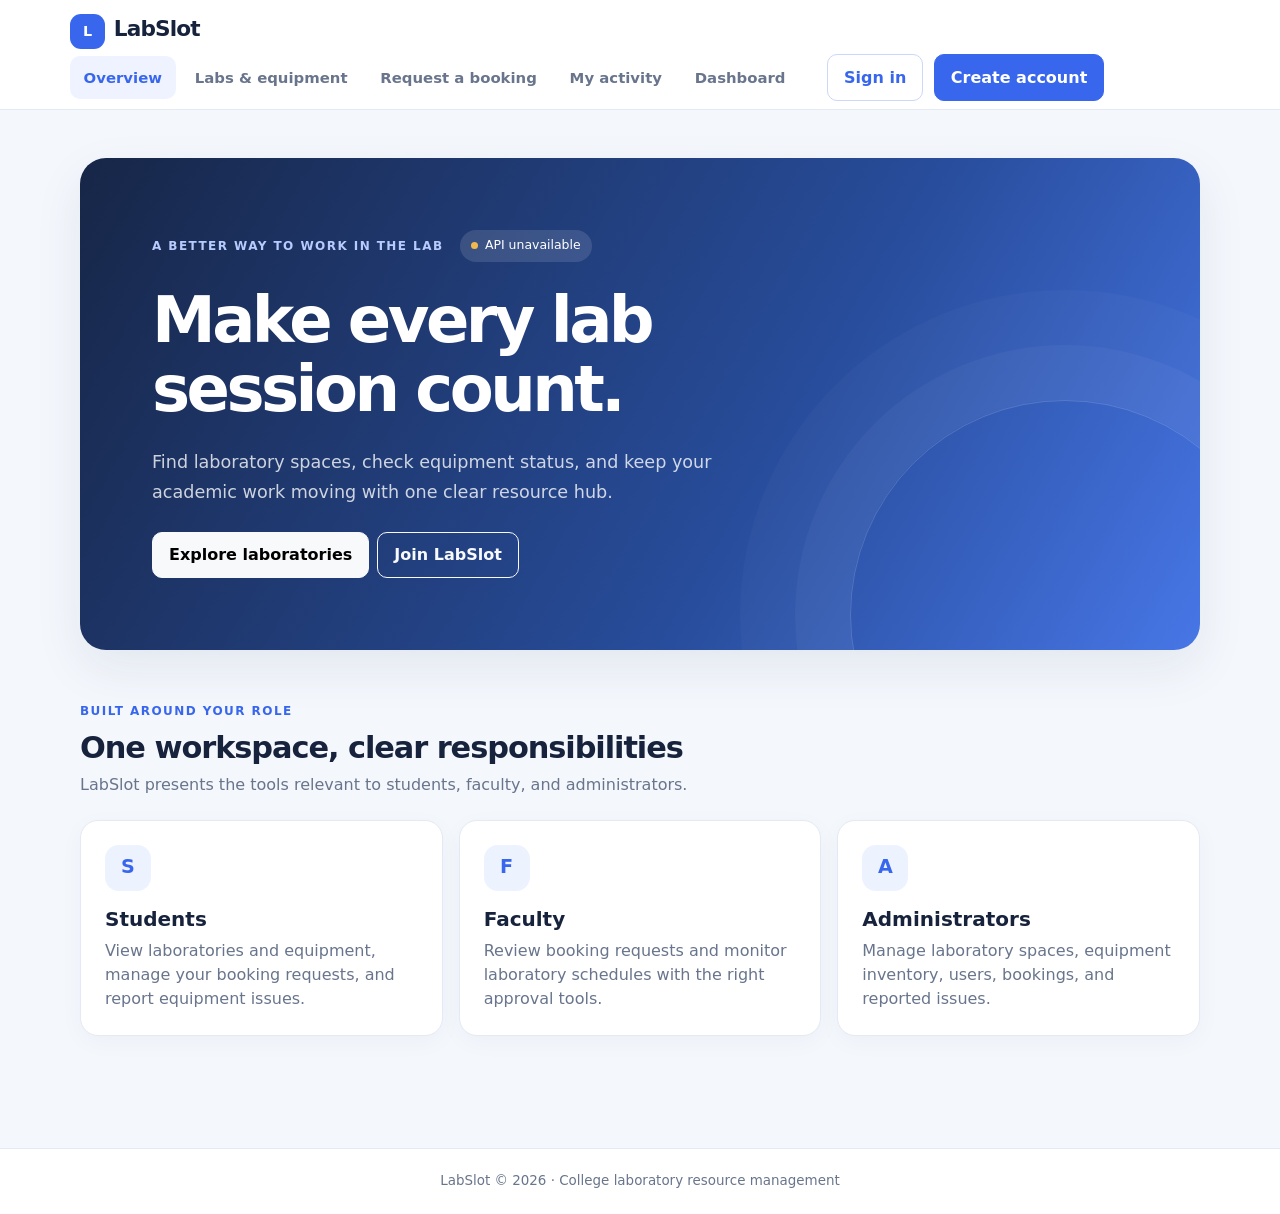
<file: frontend/index.html>
<!DOCTYPE html>
<html lang="en">
<head>
  <meta charset="UTF-8" />
  <meta name="viewport" content="width=device-width, initial-scale=1.0" />
  <title>LabSlot — Laboratory resources, made clear</title>
  <link
    href="https://cdn.jsdelivr.net/npm/bootstrap@5.3.3/dist/css/bootstrap.min.css"
    rel="stylesheet"
    crossorigin="anonymous"
  />
  <link rel="stylesheet" href="css/style.css" />
</head>
<body>
  <header class="site-header">
    <nav class="site-nav container navbar" aria-label="Main navigation">
      <a class="navbar-brand fw-bold" href="index.html"><span class="brand-mark">L</span>LabSlot</a>
      <button class="nav-toggle" type="button" data-nav-toggle aria-expanded="false" aria-controls="main-navigation" aria-label="Toggle navigation">☰</button>
      <div class="nav-panel" id="main-navigation" data-nav-panel>
        <ul class="nav-links">
          <li><a class="active" href="index.html" aria-current="page">Overview</a></li>
          <li><a href="pages/labs.html">Labs &amp; equipment</a></li>
          <li><a href="pages/booking.html">Request a booking</a></li>
          <li><a href="pages/history.html">My activity</a></li>
          <li><a href="pages/dashboard.html">Dashboard</a></li>
        </ul>
        <div class="nav-actions"><a class="btn btn-outline-primary" href="pages/login.html">Sign in</a><a class="btn btn-primary" href="pages/register.html">Create account</a></div>
      </div>
    </nav>
  </header>
  <main class="page-shell">
    <section class="hero-section mb-5">
      <div class="hero-content">
        <div class="d-flex flex-wrap align-items-center gap-3 mb-4"><span class="eyebrow">A better way to work in the lab</span><span class="api-indicator" data-api-health>Checking API…</span></div>
        <h1 class="fw-bold mb-4">Make every lab session count.</h1>
        <p class="mb-4">Find laboratory spaces, check equipment status, and keep your academic work moving with one clear resource hub.</p>
        <div class="d-flex flex-wrap gap-2"><a href="pages/labs.html" class="btn btn-light">Explore laboratories</a><a href="pages/register.html" class="btn btn-outline-light">Join LabSlot</a></div>
      </div>
    </section>
    <section class="mb-5">
      <div class="section-heading"><span class="eyebrow">Built around your role</span><h2 class="mt-2">One workspace, clear responsibilities</h2><p>LabSlot presents the tools relevant to students, faculty, and administrators.</p></div>
      <div class="row g-3">
        <div class="col-md-4"><article class="role-card"><div class="role-icon mb-3">S</div><h3 class="h5 fw-bold">Students</h3><p class="muted mb-0">View laboratories and equipment, manage your booking requests, and report equipment issues.</p></article></div>
        <div class="col-md-4"><article class="role-card"><div class="role-icon mb-3">F</div><h3 class="h5 fw-bold">Faculty</h3><p class="muted mb-0">Review booking requests and monitor laboratory schedules with the right approval tools.</p></article></div>
        <div class="col-md-4"><article class="role-card"><div class="role-icon mb-3">A</div><h3 class="h5 fw-bold">Administrators</h3><p class="muted mb-0">Manage laboratory spaces, equipment inventory, users, bookings, and reported issues.</p></article></div>
      </div>
    </section>
  </main>
  <footer class="site-footer"><div class="container text-center">LabSlot &copy; 2026 · College laboratory resource management</div></footer>
  <script src="js/api.js"></script>
  <script src="js/main.js"></script>
</body>
</html>
</file>
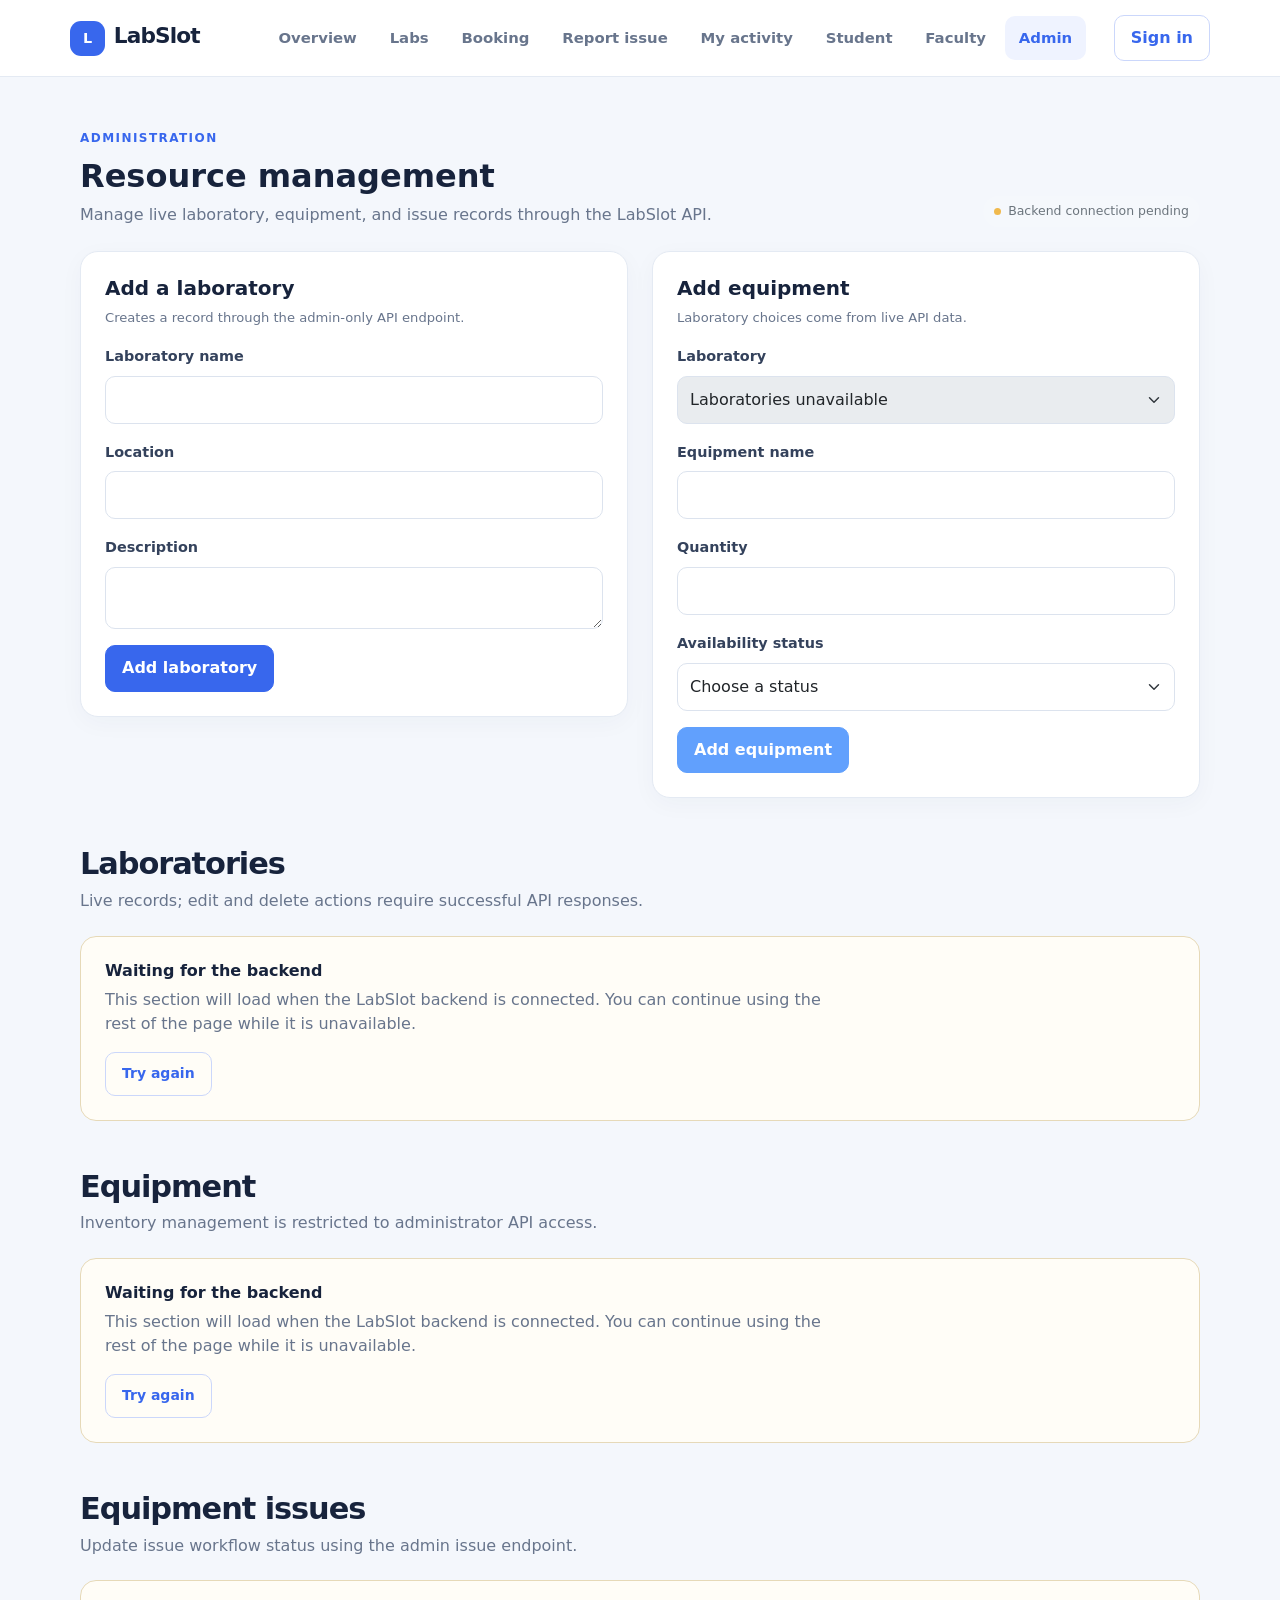
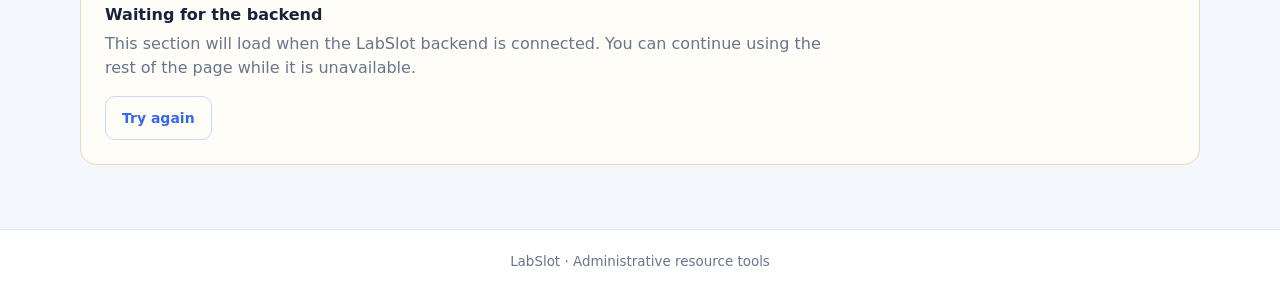
<file: frontend/pages/admin.html>
<!DOCTYPE html>
<html lang="en">
<head>
  <meta charset="UTF-8" />
  <meta name="viewport" content="width=device-width, initial-scale=1.0" />
  <title>Administration — LabSlot</title>
  <link href="https://cdn.jsdelivr.net/npm/bootstrap@5.3.3/dist/css/bootstrap.min.css" rel="stylesheet" crossorigin="anonymous" />
  <link rel="stylesheet" href="../css/style.css" />
</head>
<body>
  <header class="site-header"><nav class="site-nav container navbar" aria-label="Main navigation"><a class="navbar-brand fw-bold" href="../index.html"><span class="brand-mark">L</span>LabSlot</a><button class="nav-toggle" type="button" data-nav-toggle aria-expanded="false" aria-controls="main-navigation" aria-label="Toggle navigation">☰</button><div class="nav-panel" id="main-navigation" data-nav-panel><ul class="nav-links"><li><a href="../index.html">Overview</a></li><li><a href="labs.html">Labs</a></li><li><a href="booking.html">Booking</a></li><li><a href="issue-report.html">Report issue</a></li><li><a href="history.html">My activity</a></li><li><a href="dashboard.html">Student</a></li><li><a href="faculty.html">Faculty</a></li><li><a class="active" href="admin.html" aria-current="page">Admin</a></li></ul><div class="nav-actions"><a class="btn btn-outline-primary" href="login.html">Sign in</a></div></div></nav></header>
  <main class="page-shell" data-admin-page>
    <section class="d-flex flex-wrap justify-content-between align-items-end gap-3 mb-4"><div><span class="eyebrow">Administration</span><h1 class="h2 fw-bold mt-2 mb-2">Resource management</h1><p class="muted mb-0">Manage live laboratory, equipment, and issue records through the LabSlot API.</p></div><div class="api-indicator text-secondary" data-api-health data-pending-label="Backend connection pending" aria-live="polite">Checking backend…</div></section>
    <div class="status-message mb-4" data-admin-message aria-live="polite"></div>
    <div class="row g-4 mb-5">
      <section class="col-lg-6"><form class="surface-card p-4" id="admin-lab-form"><h2 class="h5 fw-bold">Add a laboratory</h2><p class="form-note mb-3">Creates a record through the admin-only API endpoint.</p><div class="mb-3"><label class="form-label" for="admin-lab-name">Laboratory name</label><input class="form-control" id="admin-lab-name" name="name" required maxlength="120" /></div><div class="mb-3"><label class="form-label" for="admin-lab-location">Location</label><input class="form-control" id="admin-lab-location" name="location" required maxlength="160" /></div><div class="mb-3"><label class="form-label" for="admin-lab-description">Description</label><textarea class="form-control" id="admin-lab-description" name="description" rows="2" maxlength="500"></textarea></div><button class="btn btn-primary" type="submit">Add laboratory</button><div class="status-message" data-lab-form-message aria-live="polite"></div></form></section>
      <section class="col-lg-6"><form class="surface-card p-4" id="admin-equipment-form"><h2 class="h5 fw-bold">Add equipment</h2><p class="form-note mb-3">Laboratory choices come from live API data.</p><div class="mb-3"><label class="form-label" for="admin-equipment-lab">Laboratory</label><select class="form-select" id="admin-equipment-lab" name="lab_id" required disabled data-admin-lab-select><option value="">Loading laboratories…</option></select></div><div class="mb-3"><label class="form-label" for="admin-equipment-name">Equipment name</label><input class="form-control" id="admin-equipment-name" name="name" required maxlength="120" /></div><div class="mb-3"><label class="form-label" for="admin-equipment-quantity">Quantity</label><input class="form-control" id="admin-equipment-quantity" name="quantity" type="number" min="1" step="1" required /></div><div class="mb-3"><label class="form-label" for="admin-equipment-status">Availability status</label><select class="form-select" id="admin-equipment-status" name="status" required><option value="">Choose a status</option><option value="available">Available</option><option value="unavailable">Unavailable</option><option value="maintenance">Maintenance</option></select></div><button class="btn btn-primary" type="submit" data-admin-equipment-submit disabled>Add equipment</button><div class="status-message" data-equipment-form-message aria-live="polite"></div></form></section>
    </div>
    <section class="mb-5"><div class="section-heading"><h2>Laboratories</h2><p>Live records; edit and delete actions require successful API responses.</p></div><div class="data-list" data-admin-labs><div class="loading">Loading laboratories…</div></div></section>
    <section class="mb-5"><div class="section-heading"><h2>Equipment</h2><p>Inventory management is restricted to administrator API access.</p></div><div class="data-list" data-admin-equipment><div class="loading">Loading equipment…</div></div></section>
    <section><div class="section-heading"><h2>Equipment issues</h2><p>Update issue workflow status using the admin issue endpoint.</p></div><div class="data-list" data-admin-issues><div class="loading">Loading reported issues…</div></div></section>
  </main>
  <footer class="site-footer"><div class="container text-center">LabSlot · Administrative resource tools</div></footer>
  <script src="../js/api.js"></script>
  <script src="../js/main.js"></script>
</body>
</html>
</file>
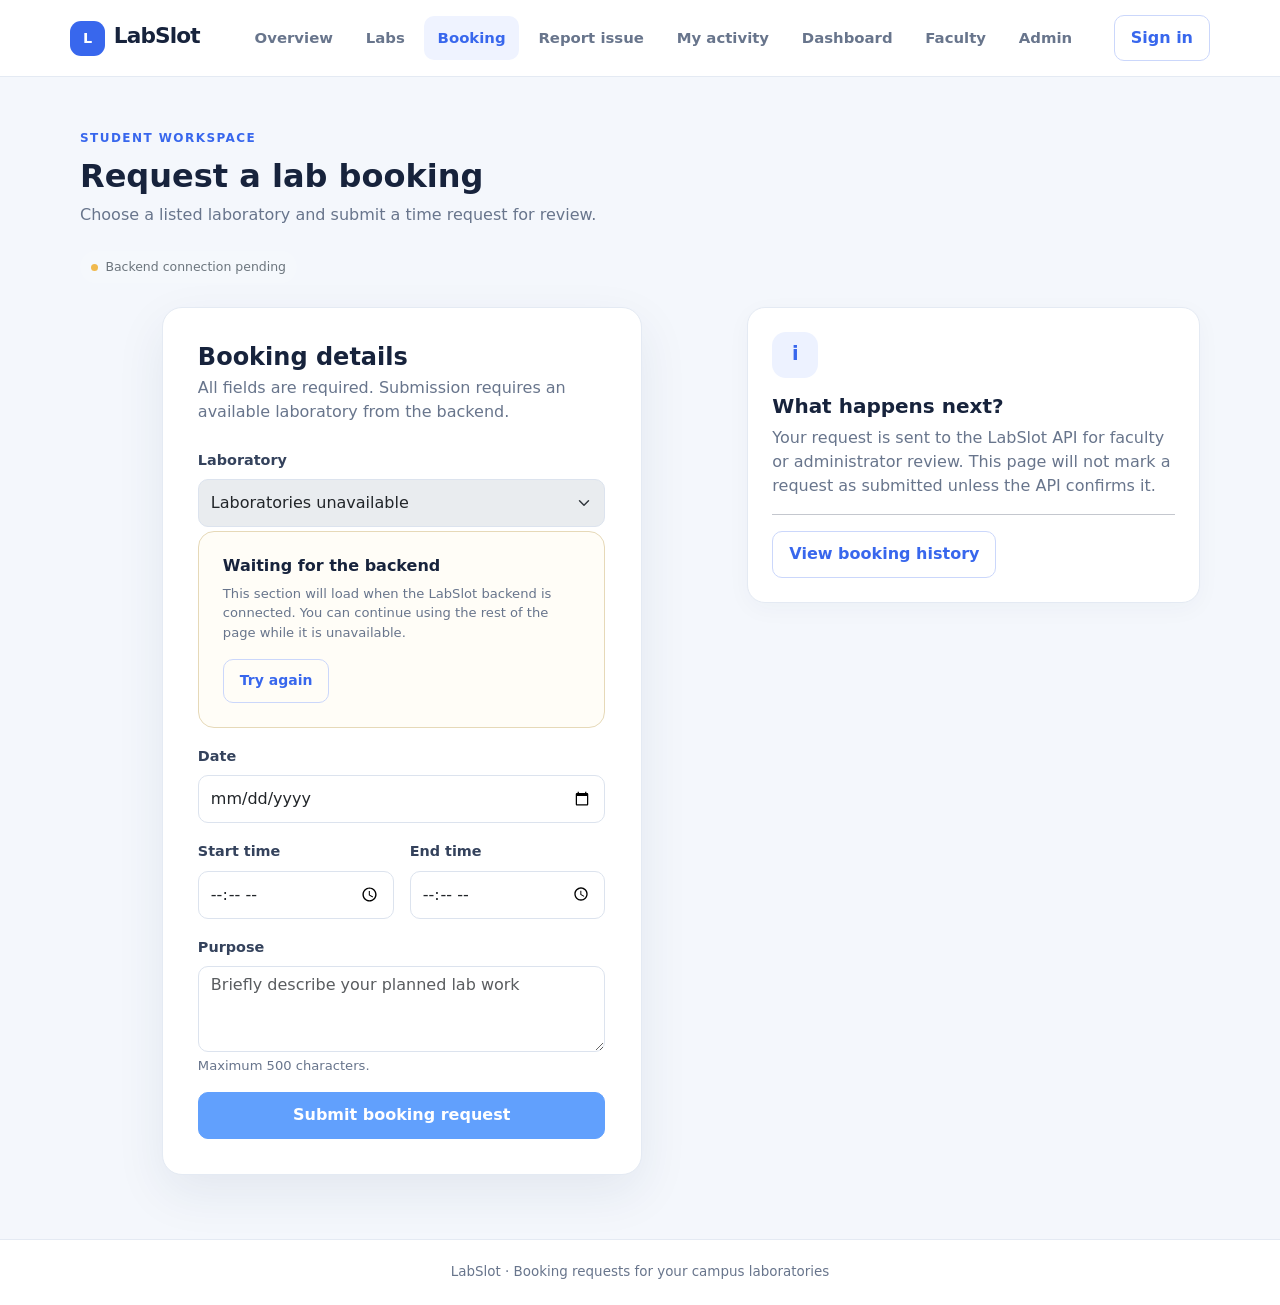
<file: frontend/pages/booking.html>
<!DOCTYPE html>
<html lang="en">
<head>
  <meta charset="UTF-8" />
  <meta name="viewport" content="width=device-width, initial-scale=1.0" />
  <title>Request a booking — LabSlot</title>
  <link href="https://cdn.jsdelivr.net/npm/bootstrap@5.3.3/dist/css/bootstrap.min.css" rel="stylesheet" crossorigin="anonymous" />
  <link rel="stylesheet" href="../css/style.css" />
</head>
<body>
  <header class="site-header"><nav class="site-nav container navbar" aria-label="Main navigation"><a class="navbar-brand fw-bold" href="../index.html"><span class="brand-mark">L</span>LabSlot</a><button class="nav-toggle" type="button" data-nav-toggle aria-expanded="false" aria-controls="main-navigation" aria-label="Toggle navigation">☰</button><div class="nav-panel" id="main-navigation" data-nav-panel><ul class="nav-links"><li><a href="../index.html">Overview</a></li><li><a href="labs.html">Labs</a></li><li><a class="active" href="booking.html" aria-current="page">Booking</a></li><li><a href="issue-report.html">Report issue</a></li><li><a href="history.html">My activity</a></li><li><a href="dashboard.html">Dashboard</a></li><li><a href="faculty.html">Faculty</a></li><li><a href="admin.html">Admin</a></li></ul><div class="nav-actions"><a class="btn btn-outline-primary" href="login.html">Sign in</a></div></div></nav></header>
  <main class="page-shell" data-booking-page>
    <section class="mb-4"><span class="eyebrow">Student workspace</span><h1 class="h2 fw-bold mt-2 mb-2">Request a lab booking</h1><p class="muted mb-0">Choose a listed laboratory and submit a time request for review.</p></section>
    <div class="api-indicator text-secondary mb-4" data-api-health data-pending-label="Backend connection pending" aria-live="polite">Checking backend…</div>
    <div class="row g-4 align-items-start">
      <section class="col-lg-7">
        <form class="auth-card" id="booking-form" novalidate>
          <h2 class="h4 fw-bold mb-1">Booking details</h2><p class="muted mb-4">All fields are required. Submission requires an available laboratory from the backend.</p>
          <div class="mb-3"><label class="form-label" for="booking-lab">Laboratory</label><select class="form-select" id="booking-lab" name="lab_id" required disabled data-booking-lab><option value="">Loading laboratories…</option></select><div class="form-note mt-1" data-lab-choice-state role="status">Laboratory choices load from the live API.</div></div>
          <div class="mb-3"><label class="form-label" for="booking-date">Date</label><input class="form-control" id="booking-date" name="date" type="date" required /></div>
          <div class="row g-3 mb-3"><div class="col-sm-6"><label class="form-label" for="booking-start">Start time</label><input class="form-control" id="booking-start" name="start_time" type="time" required /></div><div class="col-sm-6"><label class="form-label" for="booking-end">End time</label><input class="form-control" id="booking-end" name="end_time" type="time" required /></div></div>
          <div class="mb-3"><label class="form-label" for="booking-purpose">Purpose</label><textarea class="form-control" id="booking-purpose" name="purpose" rows="3" maxlength="500" required placeholder="Briefly describe your planned lab work"></textarea><div class="form-note mt-1">Maximum 500 characters.</div></div>
          <button class="btn btn-primary w-100" type="submit" data-booking-submit disabled>Submit booking request</button>
          <div class="status-message" data-booking-message aria-live="polite"></div>
        </form>
      </section>
      <aside class="col-lg-5"><div class="surface-card p-4"><div class="role-icon mb-3">i</div><h2 class="h5 fw-bold">What happens next?</h2><p class="muted mb-0">Your request is sent to the LabSlot API for faculty or administrator review. This page will not mark a request as submitted unless the API confirms it.</p><hr /><a href="history.html" class="btn btn-outline-primary">View booking history</a></div></aside>
    </div>
  </main>
  <footer class="site-footer"><div class="container text-center">LabSlot · Booking requests for your campus laboratories</div></footer>
  <script src="../js/api.js"></script>
  <script src="../js/main.js"></script>
</body>
</html>
</file>
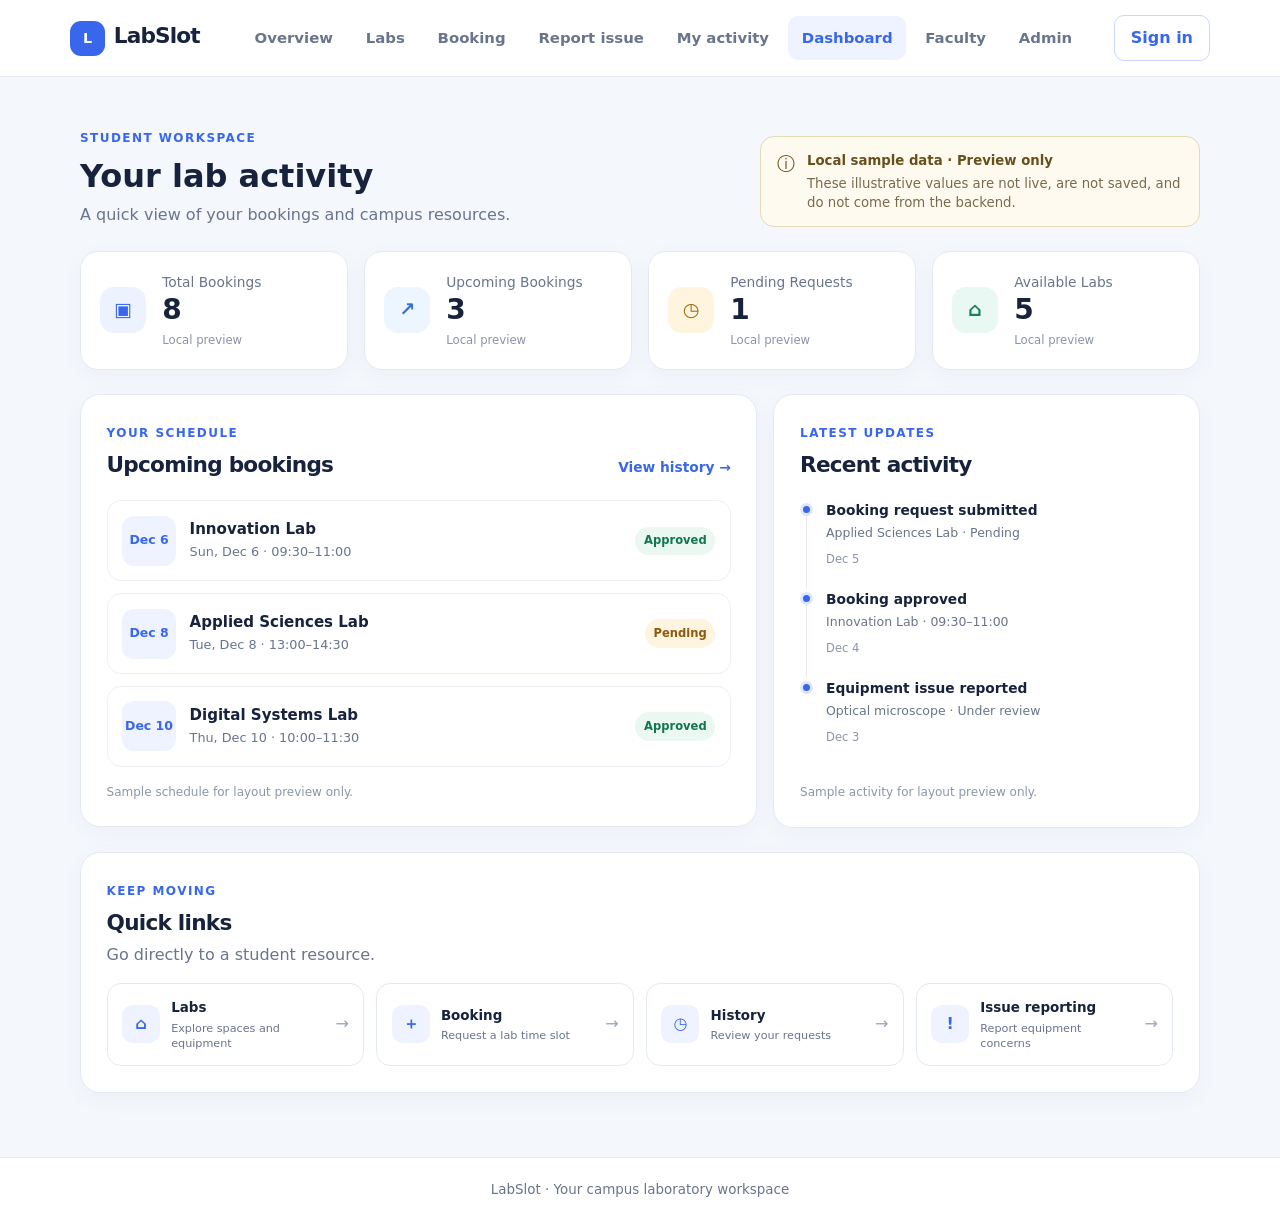
<file: frontend/pages/dashboard.html>
<!DOCTYPE html>
<html lang="en">
<head>
  <meta charset="UTF-8" />
  <meta name="viewport" content="width=device-width, initial-scale=1.0" />
  <title>Dashboard — LabSlot</title>
  <link
    href="https://cdn.jsdelivr.net/npm/bootstrap@5.3.3/dist/css/bootstrap.min.css"
    rel="stylesheet"
    crossorigin="anonymous"
  />
  <link rel="stylesheet" href="../css/style.css" />
</head>
<body>
  <header class="site-header"><nav class="site-nav container navbar" aria-label="Main navigation"><a class="navbar-brand fw-bold" href="../index.html"><span class="brand-mark">L</span>LabSlot</a><button class="nav-toggle" type="button" data-nav-toggle aria-expanded="false" aria-controls="main-navigation" aria-label="Toggle navigation">☰</button><div class="nav-panel" id="main-navigation" data-nav-panel><ul class="nav-links"><li><a href="../index.html">Overview</a></li><li><a href="labs.html">Labs</a></li><li><a href="booking.html">Booking</a></li><li><a href="issue-report.html">Report issue</a></li><li><a href="history.html">My activity</a></li><li><a class="active" href="dashboard.html" aria-current="page">Dashboard</a></li><li><a href="faculty.html">Faculty</a></li><li><a href="admin.html">Admin</a></li></ul><div class="nav-actions"><a class="btn btn-outline-primary" href="login.html">Sign in</a></div></div></nav></header>
  <main class="page-shell dashboard-page" data-dashboard>
    <section class="dashboard-heading">
      <div><span class="eyebrow">Student workspace</span><h1 class="h2 fw-bold mt-2 mb-2">Your lab activity</h1><p class="muted mb-0">A quick view of your bookings and campus resources.</p></div>
      <div class="preview-notice" role="note"><span aria-hidden="true">ⓘ</span><div><strong>Local sample data · Preview only</strong><p class="mb-0">These illustrative values are not live, are not saved, and do not come from the backend.</p></div></div>
    </section>

    <section class="dashboard-metrics" aria-label="Booking summary">
      <article class="dashboard-metric"><span class="metric-icon" aria-hidden="true">▣</span><div><p class="metric-label">Total Bookings</p><p class="metric-value" data-total-bookings>—</p><span class="metric-caption">Local preview</span></div></article>
      <article class="dashboard-metric"><span class="metric-icon metric-icon-blue" aria-hidden="true">↗</span><div><p class="metric-label">Upcoming Bookings</p><p class="metric-value" data-upcoming-bookings>—</p><span class="metric-caption">Local preview</span></div></article>
      <article class="dashboard-metric"><span class="metric-icon metric-icon-amber" aria-hidden="true">◷</span><div><p class="metric-label">Pending Requests</p><p class="metric-value" data-pending-bookings>—</p><span class="metric-caption">Local preview</span></div></article>
      <article class="dashboard-metric"><span class="metric-icon metric-icon-green" aria-hidden="true">⌂</span><div><p class="metric-label">Available Labs</p><p class="metric-value" data-available-labs>—</p><span class="metric-caption">Local preview</span></div></article>
    </section>

    <section class="dashboard-columns">
      <div class="dashboard-panel">
        <div class="section-heading dashboard-section-heading"><div><span class="eyebrow">Your schedule</span><h2 class="mt-2">Upcoming bookings</h2></div><a class="text-link" href="history.html#bookings">View history <span aria-hidden="true">→</span></a></div>
        <div class="booking-preview-list" data-dashboard-bookings aria-label="Upcoming booking examples"></div>
        <p class="preview-footnote">Sample schedule for layout preview only.</p>
      </div>
      <div class="dashboard-panel">
        <div class="section-heading dashboard-section-heading"><div><span class="eyebrow">Latest updates</span><h2 class="mt-2">Recent activity</h2></div></div>
        <ol class="activity-list" data-dashboard-activity aria-label="Recent activity examples"></ol>
        <p class="preview-footnote">Sample activity for layout preview only.</p>
      </div>
    </section>

    <section class="quick-links-panel">
      <div class="section-heading"><span class="eyebrow">Keep moving</span><h2 class="mt-2">Quick links</h2><p>Go directly to a student resource.</p></div>
      <div class="quick-link-grid">
        <a class="quick-link-card" href="labs.html"><span class="quick-link-icon" aria-hidden="true">⌂</span><span><strong>Labs</strong><small>Explore spaces and equipment</small></span><span class="quick-link-arrow" aria-hidden="true">→</span></a>
        <a class="quick-link-card" href="booking.html"><span class="quick-link-icon" aria-hidden="true">＋</span><span><strong>Booking</strong><small>Request a lab time slot</small></span><span class="quick-link-arrow" aria-hidden="true">→</span></a>
        <a class="quick-link-card" href="history.html"><span class="quick-link-icon" aria-hidden="true">◷</span><span><strong>History</strong><small>Review your requests</small></span><span class="quick-link-arrow" aria-hidden="true">→</span></a>
        <a class="quick-link-card" href="issue-report.html"><span class="quick-link-icon" aria-hidden="true">!</span><span><strong>Issue reporting</strong><small>Report equipment concerns</small></span><span class="quick-link-arrow" aria-hidden="true">→</span></a>
      </div>
    </section>
  </main>
  <footer class="site-footer"><div class="container text-center">LabSlot · Your campus laboratory workspace</div></footer>
  <script src="../js/main.js"></script>
</body>
</html>
</file>
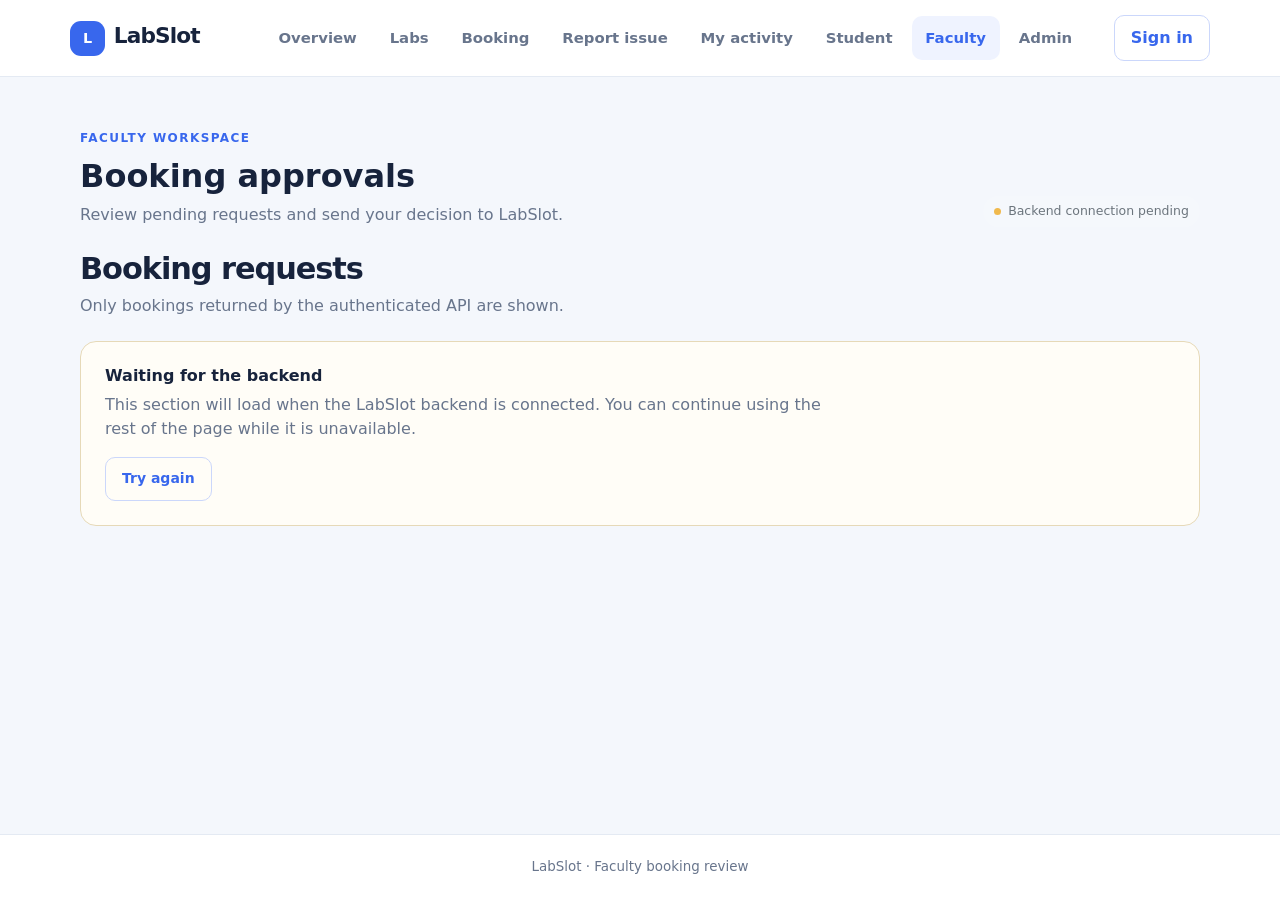
<file: frontend/pages/faculty.html>
<!DOCTYPE html>
<html lang="en">
<head>
  <meta charset="UTF-8" />
  <meta name="viewport" content="width=device-width, initial-scale=1.0" />
  <title>Faculty approvals — LabSlot</title>
  <link href="https://cdn.jsdelivr.net/npm/bootstrap@5.3.3/dist/css/bootstrap.min.css" rel="stylesheet" crossorigin="anonymous" />
  <link rel="stylesheet" href="../css/style.css" />
</head>
<body>
  <header class="site-header"><nav class="site-nav container navbar" aria-label="Main navigation"><a class="navbar-brand fw-bold" href="../index.html"><span class="brand-mark">L</span>LabSlot</a><button class="nav-toggle" type="button" data-nav-toggle aria-expanded="false" aria-controls="main-navigation" aria-label="Toggle navigation">☰</button><div class="nav-panel" id="main-navigation" data-nav-panel><ul class="nav-links"><li><a href="../index.html">Overview</a></li><li><a href="labs.html">Labs</a></li><li><a href="booking.html">Booking</a></li><li><a href="issue-report.html">Report issue</a></li><li><a href="history.html">My activity</a></li><li><a href="dashboard.html">Student</a></li><li><a class="active" href="faculty.html" aria-current="page">Faculty</a></li><li><a href="admin.html">Admin</a></li></ul><div class="nav-actions"><a class="btn btn-outline-primary" href="login.html">Sign in</a></div></div></nav></header>
  <main class="page-shell" data-faculty-page>
    <section class="d-flex flex-wrap justify-content-between align-items-end gap-3 mb-4"><div><span class="eyebrow">Faculty workspace</span><h1 class="h2 fw-bold mt-2 mb-2">Booking approvals</h1><p class="muted mb-0">Review pending requests and send your decision to LabSlot.</p></div><div class="api-indicator text-secondary" data-api-health data-pending-label="Backend connection pending" aria-live="polite">Checking backend…</div></section>
    <div class="status-message mb-3" data-faculty-message aria-live="polite"></div>
    <section><div class="section-heading"><h2>Booking requests</h2><p>Only bookings returned by the authenticated API are shown.</p></div><div class="data-list" data-faculty-bookings><div class="loading">Loading booking requests…</div></div></section>
  </main>
  <footer class="site-footer"><div class="container text-center">LabSlot · Faculty booking review</div></footer>
  <script src="../js/api.js"></script>
  <script src="../js/main.js"></script>
</body>
</html>
</file>
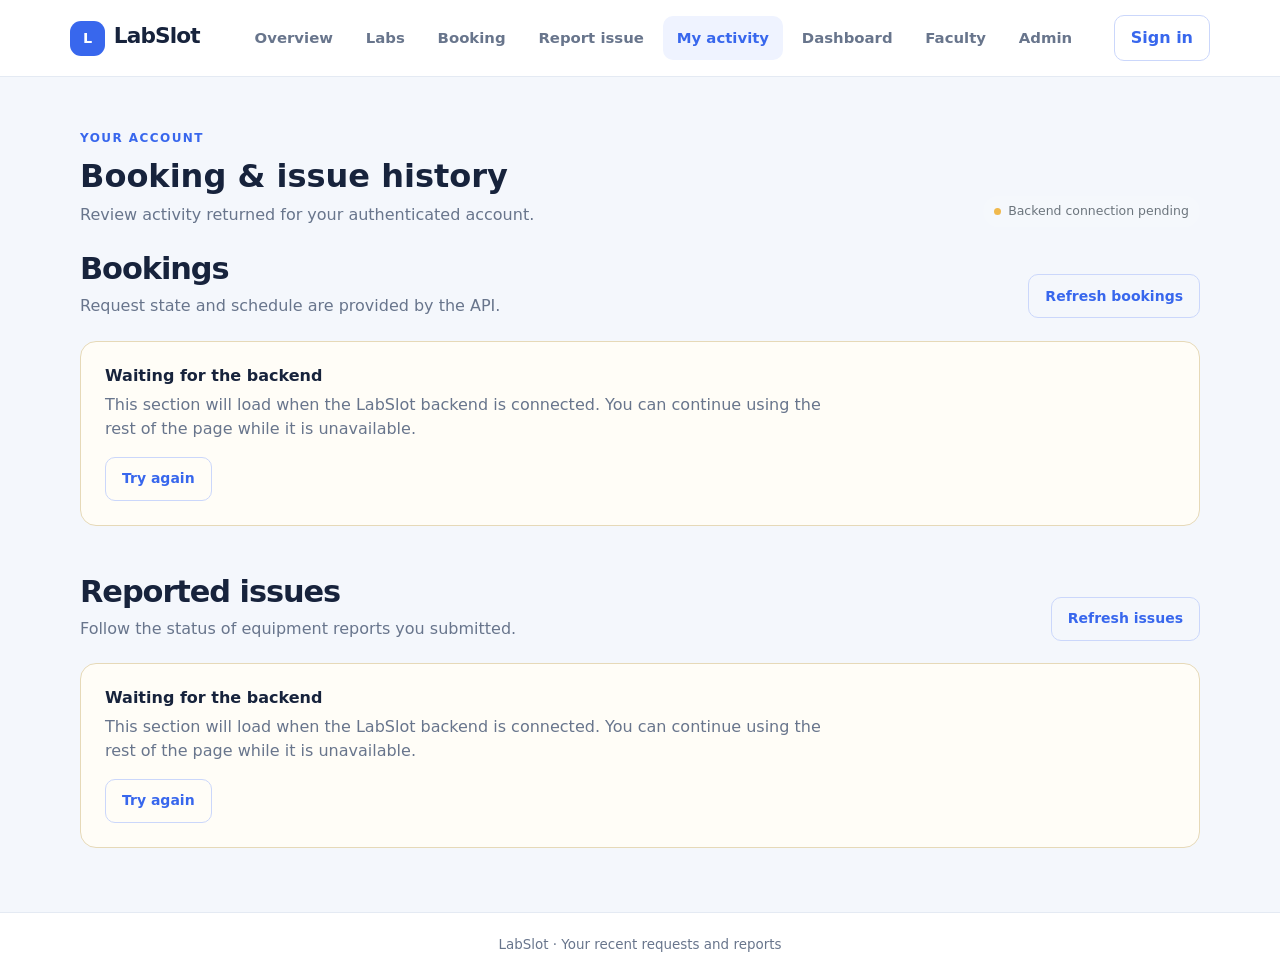
<file: frontend/pages/history.html>
<!DOCTYPE html>
<html lang="en">
<head>
  <meta charset="UTF-8" />
  <meta name="viewport" content="width=device-width, initial-scale=1.0" />
  <title>My activity — LabSlot</title>
  <link href="https://cdn.jsdelivr.net/npm/bootstrap@5.3.3/dist/css/bootstrap.min.css" rel="stylesheet" crossorigin="anonymous" />
  <link rel="stylesheet" href="../css/style.css" />
</head>
<body>
  <header class="site-header"><nav class="site-nav container navbar" aria-label="Main navigation"><a class="navbar-brand fw-bold" href="../index.html"><span class="brand-mark">L</span>LabSlot</a><button class="nav-toggle" type="button" data-nav-toggle aria-expanded="false" aria-controls="main-navigation" aria-label="Toggle navigation">☰</button><div class="nav-panel" id="main-navigation" data-nav-panel><ul class="nav-links"><li><a href="../index.html">Overview</a></li><li><a href="labs.html">Labs</a></li><li><a href="booking.html">Booking</a></li><li><a href="issue-report.html">Report issue</a></li><li><a class="active" href="history.html" aria-current="page">My activity</a></li><li><a href="dashboard.html">Dashboard</a></li><li><a href="faculty.html">Faculty</a></li><li><a href="admin.html">Admin</a></li></ul><div class="nav-actions"><a class="btn btn-outline-primary" href="login.html">Sign in</a></div></div></nav></header>
  <main class="page-shell" data-history-page>
    <section class="d-flex flex-wrap justify-content-between align-items-end gap-3 mb-4"><div><span class="eyebrow">Your account</span><h1 class="h2 fw-bold mt-2 mb-2">Booking &amp; issue history</h1><p class="muted mb-0">Review activity returned for your authenticated account.</p></div><div class="api-indicator text-secondary" data-api-health data-pending-label="Backend connection pending" aria-live="polite">Checking backend…</div></section>
    <section class="mb-5"><div class="section-heading d-flex flex-wrap justify-content-between align-items-end gap-3"><div><h2 id="bookings">Bookings</h2><p>Request state and schedule are provided by the API.</p></div><button class="btn btn-outline-primary btn-sm" type="button" data-reload-bookings>Refresh bookings</button></div><div class="data-list" data-history-bookings><div class="loading">Loading booking history…</div></div></section>
    <section id="issues"><div class="section-heading d-flex flex-wrap justify-content-between align-items-end gap-3"><div><h2>Reported issues</h2><p>Follow the status of equipment reports you submitted.</p></div><button class="btn btn-outline-primary btn-sm" type="button" data-reload-issues>Refresh issues</button></div><div class="data-list" data-history-issues><div class="loading">Loading issue history…</div></div></section>
  </main>
  <footer class="site-footer"><div class="container text-center">LabSlot · Your recent requests and reports</div></footer>
  <script src="../js/api.js"></script>
  <script src="../js/main.js"></script>
</body>
</html>
</file>
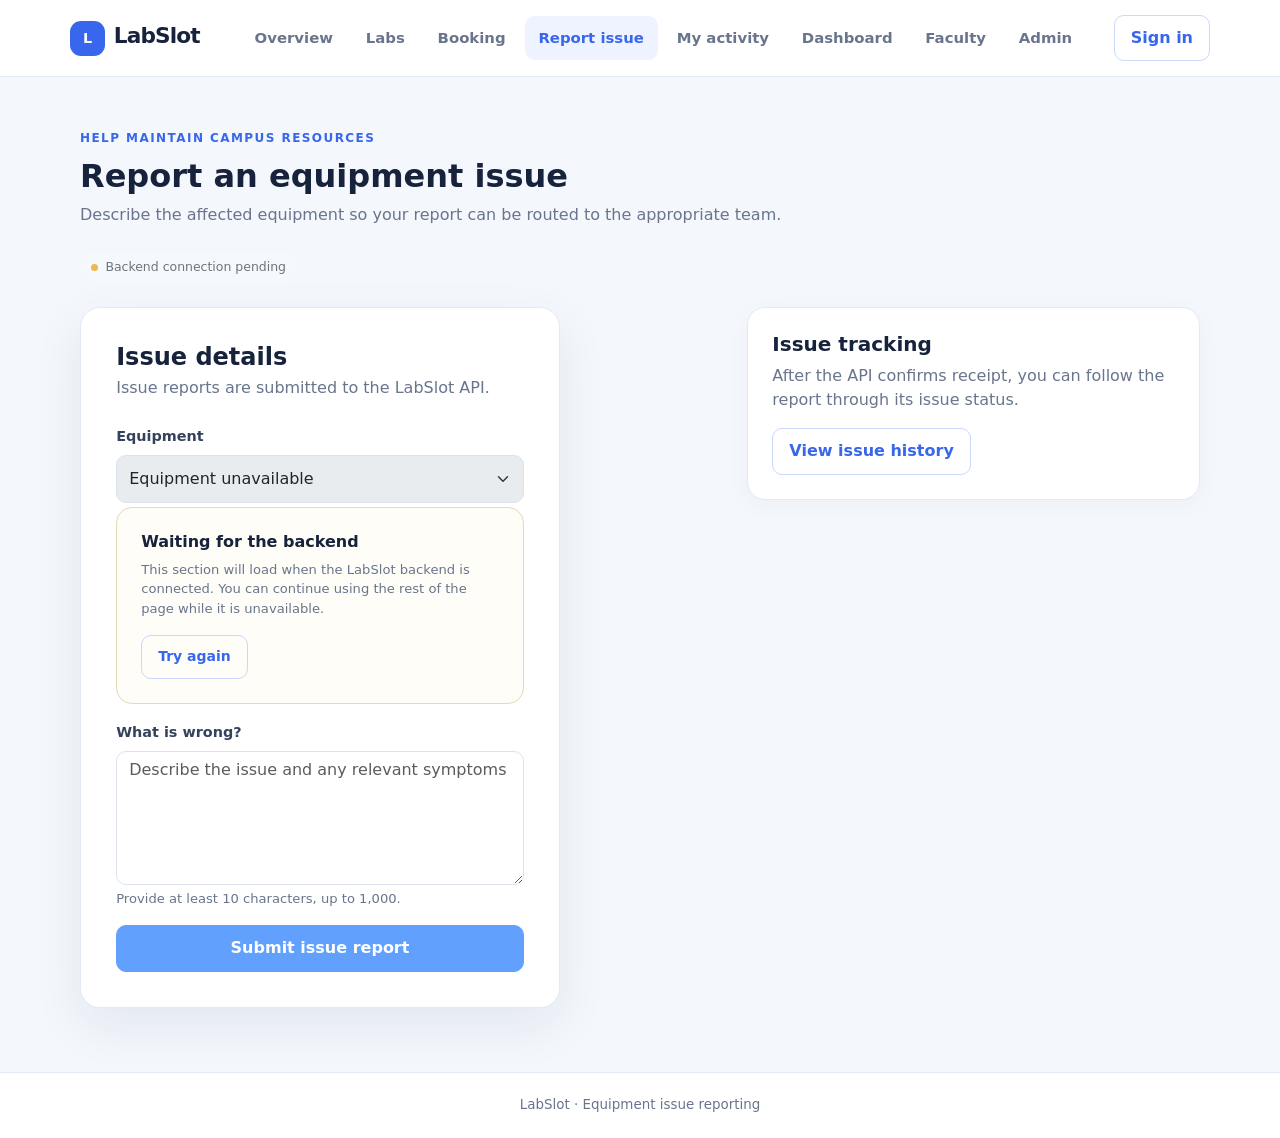
<file: frontend/pages/issue-report.html>
<!DOCTYPE html>
<html lang="en">
<head>
  <meta charset="UTF-8" />
  <meta name="viewport" content="width=device-width, initial-scale=1.0" />
  <title>Report equipment issue — LabSlot</title>
  <link href="https://cdn.jsdelivr.net/npm/bootstrap@5.3.3/dist/css/bootstrap.min.css" rel="stylesheet" crossorigin="anonymous" />
  <link rel="stylesheet" href="../css/style.css" />
</head>
<body>
  <header class="site-header"><nav class="site-nav container navbar" aria-label="Main navigation"><a class="navbar-brand fw-bold" href="../index.html"><span class="brand-mark">L</span>LabSlot</a><button class="nav-toggle" type="button" data-nav-toggle aria-expanded="false" aria-controls="main-navigation" aria-label="Toggle navigation">☰</button><div class="nav-panel" id="main-navigation" data-nav-panel><ul class="nav-links"><li><a href="../index.html">Overview</a></li><li><a href="labs.html">Labs</a></li><li><a href="booking.html">Booking</a></li><li><a class="active" href="issue-report.html" aria-current="page">Report issue</a></li><li><a href="history.html">My activity</a></li><li><a href="dashboard.html">Dashboard</a></li><li><a href="faculty.html">Faculty</a></li><li><a href="admin.html">Admin</a></li></ul><div class="nav-actions"><a class="btn btn-outline-primary" href="login.html">Sign in</a></div></div></nav></header>
  <main class="page-shell" data-issue-report-page>
    <section class="mb-4"><span class="eyebrow">Help maintain campus resources</span><h1 class="h2 fw-bold mt-2 mb-2">Report an equipment issue</h1><p class="muted mb-0">Describe the affected equipment so your report can be routed to the appropriate team.</p></section>
    <div class="api-indicator text-secondary mb-4" data-api-health data-pending-label="Backend connection pending" aria-live="polite">Checking backend…</div>
    <div class="row g-4 align-items-start"><section class="col-lg-7"><form class="auth-card ms-0" id="issue-form" novalidate><h2 class="h4 fw-bold mb-1">Issue details</h2><p class="muted mb-4">Issue reports are submitted to the LabSlot API.</p>
      <div class="mb-3"><label class="form-label" for="issue-equipment">Equipment</label><select class="form-select" id="issue-equipment" name="equipment_id" required disabled data-issue-equipment><option value="">Loading equipment…</option></select><div class="form-note mt-1" data-equipment-choice-state role="status">Choices load from live equipment records.</div></div>
      <div class="mb-3"><label class="form-label" for="issue-description">What is wrong?</label><textarea class="form-control" id="issue-description" name="description" rows="5" minlength="10" maxlength="1000" required placeholder="Describe the issue and any relevant symptoms"></textarea><div class="form-note mt-1">Provide at least 10 characters, up to 1,000.</div></div>
      <button class="btn btn-primary w-100" type="submit" data-issue-submit disabled>Submit issue report</button><div class="status-message" data-issue-message aria-live="polite"></div>
    </form></section><aside class="col-lg-5"><div class="surface-card p-4"><h2 class="h5 fw-bold">Issue tracking</h2><p class="muted">After the API confirms receipt, you can follow the report through its issue status.</p><a class="btn btn-outline-primary" href="history.html#issues">View issue history</a></div></aside></div>
  </main>
  <footer class="site-footer"><div class="container text-center">LabSlot · Equipment issue reporting</div></footer>
  <script src="../js/api.js"></script>
  <script src="../js/main.js"></script>
</body>
</html>
</file>
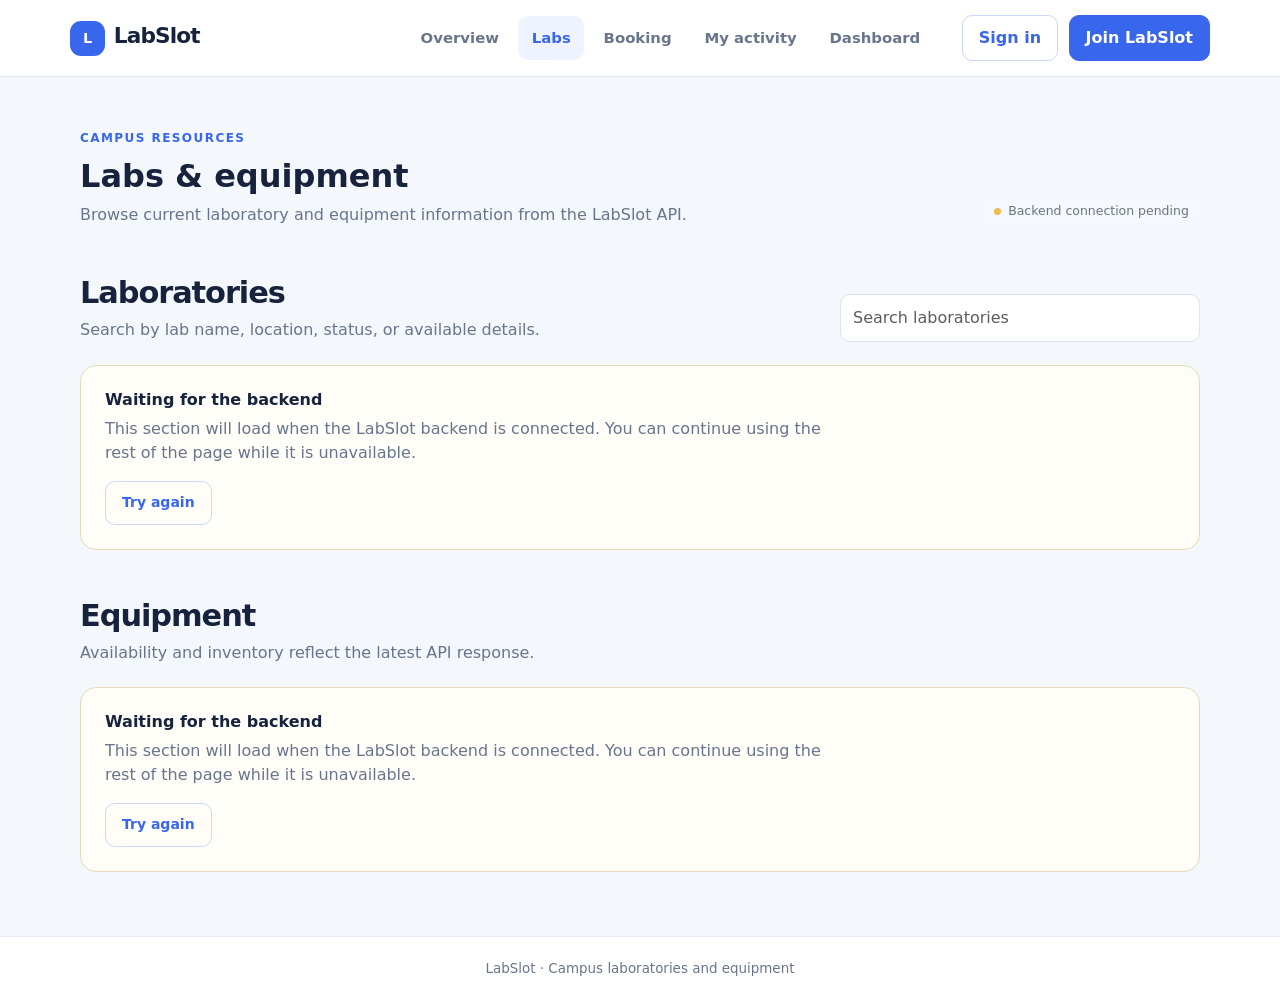
<file: frontend/pages/labs.html>
<!DOCTYPE html>
<html lang="en">
<head>
  <meta charset="UTF-8" />
  <meta name="viewport" content="width=device-width, initial-scale=1.0" />
  <title>Labs &amp; equipment — LabSlot</title>
  <link
    href="https://cdn.jsdelivr.net/npm/bootstrap@5.3.3/dist/css/bootstrap.min.css"
    rel="stylesheet"
    crossorigin="anonymous"
  />
  <link rel="stylesheet" href="../css/style.css" />
</head>
<body>
  <header class="site-header"><nav class="site-nav container navbar" aria-label="Main navigation"><a class="navbar-brand fw-bold" href="../index.html"><span class="brand-mark">L</span>LabSlot</a><button class="nav-toggle" type="button" data-nav-toggle aria-expanded="false" aria-controls="main-navigation" aria-label="Toggle navigation">☰</button><div class="nav-panel" id="main-navigation" data-nav-panel><ul class="nav-links"><li><a href="../index.html">Overview</a></li><li><a class="active" href="labs.html" aria-current="page">Labs</a></li><li><a href="booking.html">Booking</a></li><li><a href="history.html">My activity</a></li><li><a href="dashboard.html">Dashboard</a></li></ul><div class="nav-actions"><a class="btn btn-outline-primary" href="login.html">Sign in</a><a class="btn btn-primary" href="register.html">Join LabSlot</a></div></div></nav></header>
  <main class="page-shell" data-labs-page>
    <section class="d-flex flex-wrap justify-content-between align-items-end gap-3 mb-5"><div><span class="eyebrow">Campus resources</span><h1 class="h2 fw-bold mt-2 mb-2">Labs &amp; equipment</h1><p class="muted mb-0">Browse current laboratory and equipment information from the LabSlot API.</p></div><div class="api-indicator text-secondary" data-api-health data-pending-label="Backend connection pending" aria-live="polite">Checking backend…</div></section>
    <section class="mb-5"><div class="section-heading d-flex flex-wrap justify-content-between align-items-end gap-3"><div><h2>Laboratories</h2><p>Search by lab name, location, status, or available details.</p></div><div class="flex-grow-1" style="max-width: 360px"><label class="visually-hidden" for="labs-search">Search laboratories</label><input class="form-control" id="labs-search" type="search" placeholder="Search laboratories" data-labs-search /></div></div><div class="row g-3" data-labs-list aria-live="polite"><div class="col-12"><div class="loading">Loading laboratories…</div></div></div></section>
    <section><div class="section-heading"><h2>Equipment</h2><p>Availability and inventory reflect the latest API response.</p></div><div class="data-list" data-equipment-list aria-live="polite"><div class="loading">Loading equipment…</div></div></section>
  </main>
  <footer class="site-footer"><div class="container text-center">LabSlot · Campus laboratories and equipment</div></footer>
  <script src="../js/api.js"></script>
  <script src="../js/main.js"></script>
</body>
</html>
</file>
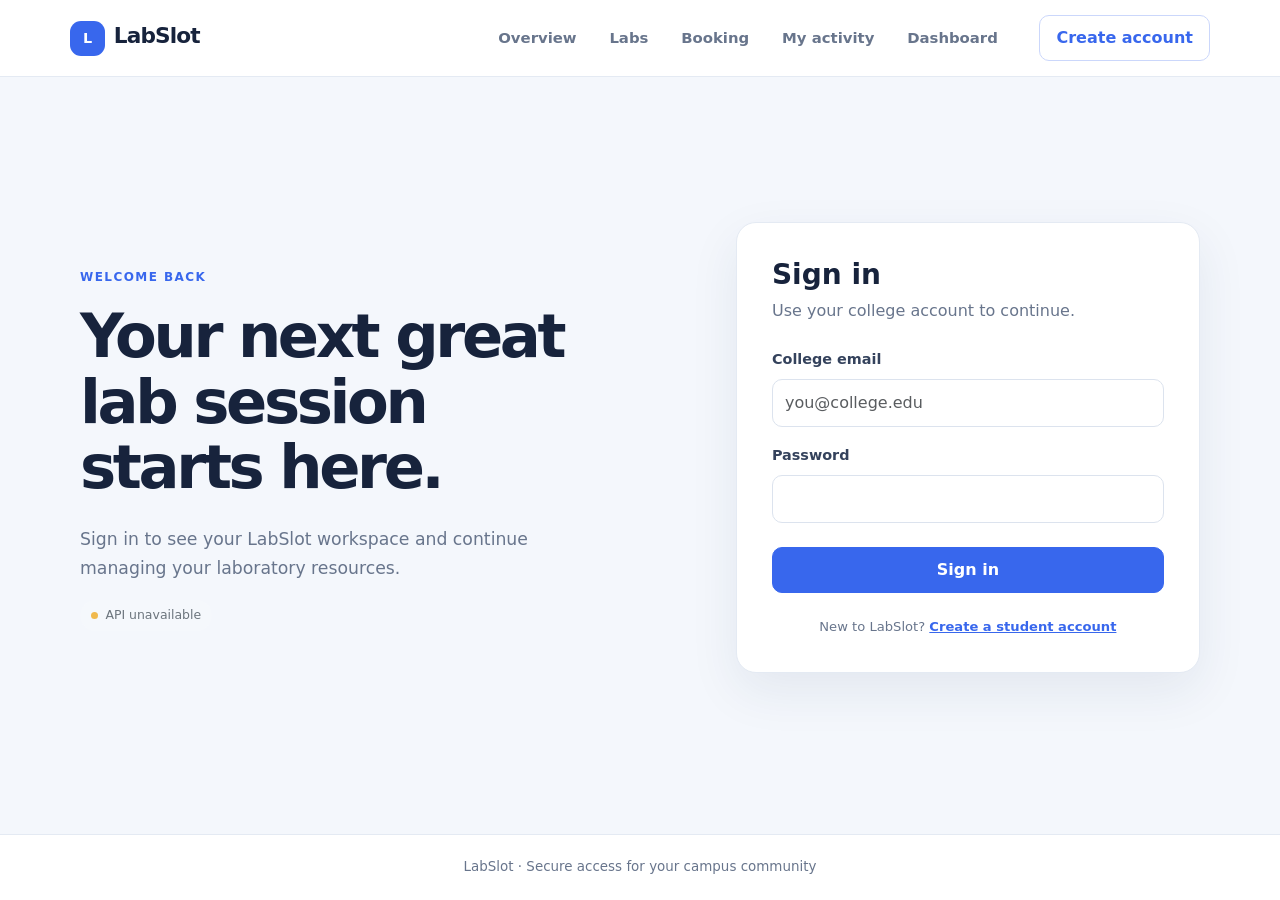
<file: frontend/pages/login.html>
<!DOCTYPE html>
<html lang="en">
<head>
  <meta charset="UTF-8" />
  <meta name="viewport" content="width=device-width, initial-scale=1.0" />
  <title>Sign in — LabSlot</title>
  <link
    href="https://cdn.jsdelivr.net/npm/bootstrap@5.3.3/dist/css/bootstrap.min.css"
    rel="stylesheet"
    crossorigin="anonymous"
  />
  <link rel="stylesheet" href="../css/style.css" />
</head>
<body>
  <header class="site-header"><nav class="site-nav container navbar" aria-label="Main navigation"><a class="navbar-brand fw-bold" href="../index.html"><span class="brand-mark">L</span>LabSlot</a><button class="nav-toggle" type="button" data-nav-toggle aria-expanded="false" aria-controls="main-navigation" aria-label="Toggle navigation">☰</button><div class="nav-panel" id="main-navigation" data-nav-panel><ul class="nav-links"><li><a href="../index.html">Overview</a></li><li><a href="labs.html">Labs</a></li><li><a href="booking.html">Booking</a></li><li><a href="history.html">My activity</a></li><li><a href="dashboard.html">Dashboard</a></li></ul><div class="nav-actions"><a class="btn btn-outline-primary" href="register.html">Create account</a></div></div></nav></header>
  <main class="page-shell auth-layout">
    <section class="auth-aside"><span class="eyebrow">Welcome back</span><h1 class="fw-bold mt-3 mb-4">Your next great lab session starts here.</h1><p>Sign in to see your LabSlot workspace and continue managing your laboratory resources.</p><div class="api-indicator text-secondary" data-api-health>Checking API…</div></section>
    <section class="auth-card">
      <h2 class="h3 fw-bold mb-2">Sign in</h2><p class="muted mb-4">Use your college account to continue.</p>
      <form id="login-form">
        <div class="mb-3"><label for="email" class="form-label">College email</label><input type="email" class="form-control" id="email" name="email" autocomplete="username" placeholder="you@college.edu" required /></div>
        <div class="mb-3"><label for="password" class="form-label">Password</label><input type="password" class="form-control" id="password" name="password" autocomplete="current-password" required /></div>
        <button type="submit" class="btn btn-primary w-100 mt-2">Sign in</button>
        <div class="status-message" data-form-message aria-live="polite"></div>
      </form>
      <p class="form-note text-center mt-4 mb-0">New to LabSlot? <a href="register.html" class="fw-semibold">Create a student account</a></p>
    </section>
  </main>
  <footer class="site-footer"><div class="container text-center">LabSlot · Secure access for your campus community</div></footer>
  <script src="../js/api.js"></script>
  <script src="../js/main.js"></script>
</body>
</html>
</file>
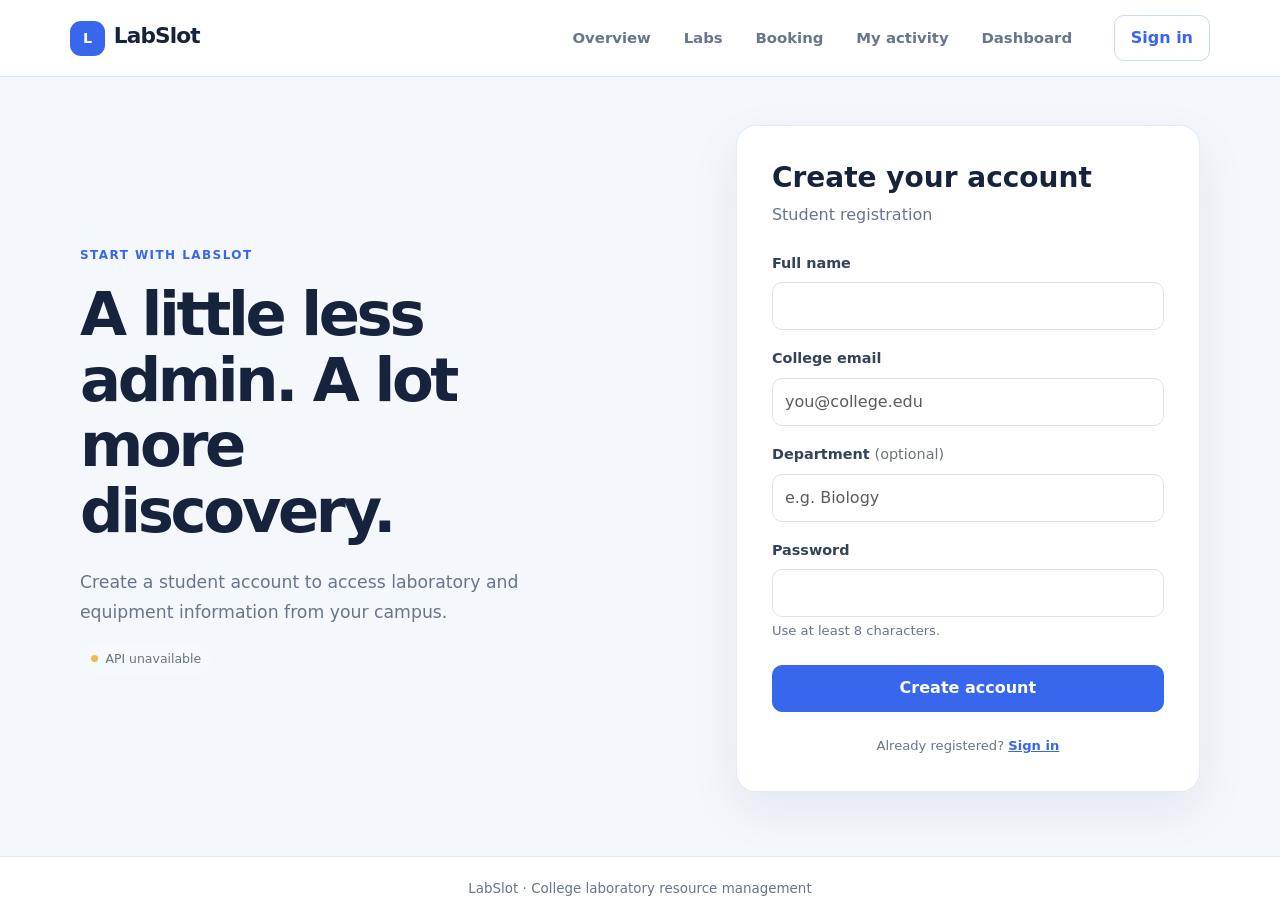
<file: frontend/pages/register.html>
<!DOCTYPE html>
<html lang="en">
<head>
  <meta charset="UTF-8" />
  <meta name="viewport" content="width=device-width, initial-scale=1.0" />
  <title>Create account — LabSlot</title>
  <link
    href="https://cdn.jsdelivr.net/npm/bootstrap@5.3.3/dist/css/bootstrap.min.css"
    rel="stylesheet"
    crossorigin="anonymous"
  />
  <link rel="stylesheet" href="../css/style.css" />
</head>
<body>
  <header class="site-header"><nav class="site-nav container navbar" aria-label="Main navigation"><a class="navbar-brand fw-bold" href="../index.html"><span class="brand-mark">L</span>LabSlot</a><button class="nav-toggle" type="button" data-nav-toggle aria-expanded="false" aria-controls="main-navigation" aria-label="Toggle navigation">☰</button><div class="nav-panel" id="main-navigation" data-nav-panel><ul class="nav-links"><li><a href="../index.html">Overview</a></li><li><a href="labs.html">Labs</a></li><li><a href="booking.html">Booking</a></li><li><a href="history.html">My activity</a></li><li><a href="dashboard.html">Dashboard</a></li></ul><div class="nav-actions"><a class="btn btn-outline-primary" href="login.html">Sign in</a></div></div></nav></header>
  <main class="page-shell auth-layout">
    <section class="auth-aside"><span class="eyebrow">Start with LabSlot</span><h1 class="fw-bold mt-3 mb-4">A little less admin. A lot more discovery.</h1><p>Create a student account to access laboratory and equipment information from your campus.</p><div class="api-indicator text-secondary" data-api-health>Checking API…</div></section>
    <section class="auth-card">
      <h2 class="h3 fw-bold mb-2">Create your account</h2><p class="muted mb-4">Student registration</p>
      <form id="register-form">
        <div class="mb-3"><label for="full_name" class="form-label">Full name</label><input type="text" class="form-control" id="full_name" name="full_name" autocomplete="name" required /></div>
        <div class="mb-3"><label for="email" class="form-label">College email</label><input type="email" class="form-control" id="email" name="email" autocomplete="email" placeholder="you@college.edu" required /></div>
        <div class="mb-3"><label for="department" class="form-label">Department <span class="text-secondary fw-normal">(optional)</span></label><input type="text" class="form-control" id="department" name="department" autocomplete="organization-title" placeholder="e.g. Biology" /></div>
        <div class="mb-3"><label for="password" class="form-label">Password</label><input type="password" class="form-control" id="password" name="password" autocomplete="new-password" minlength="8" required /><div class="form-note mt-1">Use at least 8 characters.</div></div>
        <button type="submit" class="btn btn-primary w-100 mt-2">Create account</button>
        <div class="status-message" data-form-message aria-live="polite"></div>
      </form>
      <p class="form-note text-center mt-4 mb-0">Already registered? <a href="login.html" class="fw-semibold">Sign in</a></p>
    </section>
  </main>
  <footer class="site-footer"><div class="container text-center">LabSlot · College laboratory resource management</div></footer>
  <script src="../js/api.js"></script>
  <script src="../js/main.js"></script>
</body>
</html>
</file>
<file: frontend/css/style.css>
/* Shared LabSlot visual system. Bootstrap utilities remain available for layout. */
:root {
  --labslot-primary: #3867ed;
  --labslot-primary-dark: #244bc2;
  --labslot-ink: #17233c;
  --labslot-muted: #68758c;
  --labslot-surface: #f4f7fc;
  --labslot-border: #e4eaf3;
  --labslot-green: #178b68;
  --labslot-shadow: 0 18px 50px rgba(28, 48, 87, .08);
}

* { box-sizing: border-box; }
body {
  min-height: 100vh;
  display: flex;
  flex-direction: column;
  background: var(--labslot-surface);
  color: var(--labslot-ink);
  font-family: Inter, ui-sans-serif, system-ui, -apple-system, "Segoe UI", sans-serif;
}
main { flex: 1; }
a { color: var(--labslot-primary); }
.site-header { background: #fff; border-bottom: 1px solid var(--labslot-border); }
.site-nav { min-height: 76px; }
.navbar-brand { color: var(--labslot-ink) !important; letter-spacing: -.04em; font-size: 1.35rem; }
.brand-mark { display: inline-grid; place-items: center; width: 35px; height: 35px; margin-right: .55rem; border-radius: 11px; background: var(--labslot-primary); color: #fff; font-weight: 800; font-size: .9rem; letter-spacing: 0; }
.nav-toggle { display: none; width: 44px; height: 42px; border: 1px solid var(--labslot-border); border-radius: 12px; background: #fff; color: var(--labslot-ink); font-size: 1.25rem; }
.nav-panel { display: flex; align-items: center; gap: 1.75rem; }
.nav-links { display: flex; align-items: center; gap: .35rem; margin: 0; padding: 0; list-style: none; }
.nav-links a { display: block; padding: .65rem .85rem; border-radius: 10px; color: var(--labslot-muted); text-decoration: none; font-size: .93rem; font-weight: 600; }
.nav-links a:hover, .nav-links a.active { color: var(--labslot-primary); background: #eff3ff; }
.nav-actions { display: flex; align-items: center; gap: .65rem; }
.btn { border-radius: 10px; font-weight: 650; padding: .65rem 1rem; }
.btn-primary { background: var(--labslot-primary); border-color: var(--labslot-primary); }
.btn-primary:hover { background: var(--labslot-primary-dark); border-color: var(--labslot-primary-dark); }
.btn-outline-primary { color: var(--labslot-primary); border-color: #cbd7fb; }
.page-shell { width: min(1120px, calc(100% - 2rem)); margin: 0 auto; padding: 3rem 0 4rem; }
.hero-section { position: relative; overflow: hidden; padding: clamp(2rem, 6vw, 4.5rem); border-radius: 26px; background: linear-gradient(120deg, #172647 0%, #284d9c 62%, #4776e6 100%); color: #fff; box-shadow: var(--labslot-shadow); }
.hero-section::after { position: absolute; right: -80px; bottom: -180px; width: 430px; height: 430px; border: 1px solid rgba(255,255,255,.16); border-radius: 50%; box-shadow: 0 0 0 55px rgba(255,255,255,.035), 0 0 0 110px rgba(255,255,255,.025); content: ""; pointer-events: none; }
.hero-content { position: relative; z-index: 1; max-width: 690px; }
.eyebrow { color: var(--labslot-primary); text-transform: uppercase; letter-spacing: .12em; font-weight: 800; font-size: .75rem; }
.hero-section .eyebrow { color: #b8cbff; }
.hero-section h1 { max-width: 680px; font-size: clamp(2.4rem, 5vw, 4.1rem); line-height: 1.08; letter-spacing: -.055em; }
.hero-section p { max-width: 610px; color: rgba(255,255,255,.78); font-size: 1.1rem; line-height: 1.7; }
.surface-card, .role-card, .metric-card, .lab-card { border: 1px solid var(--labslot-border); border-radius: 18px; background: #fff; box-shadow: 0 6px 24px rgba(28,48,87,.035); }
.role-card { height: 100%; padding: 1.5rem; transition: transform .18s ease, box-shadow .18s ease; }
.role-card:hover, .lab-card:hover { transform: translateY(-3px); box-shadow: var(--labslot-shadow); }
.role-icon, .metric-icon { display: grid; place-items: center; width: 46px; height: 46px; border-radius: 14px; color: var(--labslot-primary); background: #edf2ff; font-size: 1.2rem; font-weight: 800; }
.section-heading { margin-bottom: 1.4rem; }
.section-heading h2 { margin: 0; font-size: clamp(1.45rem, 3vw, 1.9rem); font-weight: 750; letter-spacing: -.035em; }
.section-heading p { margin: .4rem 0 0; color: var(--labslot-muted); }
.auth-layout { display: grid; grid-template-columns: minmax(0, 1fr) minmax(330px, .82fr); min-height: calc(100vh - 150px); gap: clamp(2rem, 7vw, 6rem); align-items: center; }
.auth-aside { padding: clamp(1rem, 4vw, 3rem) 0; }
.auth-aside h1 { max-width: 490px; font-size: clamp(2.3rem, 5vw, 3.8rem); line-height: 1.08; letter-spacing: -.055em; }
.auth-aside p { max-width: 470px; color: var(--labslot-muted); font-size: 1.08rem; line-height: 1.7; }
.auth-card { width: 100%; max-width: 480px; margin: 0 auto; padding: clamp(1.4rem, 4vw, 2.2rem); border: 1px solid var(--labslot-border); border-radius: 20px; background: #fff; box-shadow: var(--labslot-shadow); }
.form-control, .form-select { min-height: 48px; border-color: #dce3ee; border-radius: 10px; }
.form-control:focus, .form-select:focus { border-color: #9ab0fa; box-shadow: 0 0 0 .2rem rgba(56,103,237,.12); }
.form-label { color: #34425c; font-size: .9rem; font-weight: 650; }
.form-note { color: var(--labslot-muted); font-size: .82rem; }
.status-message { display: none; margin-top: 1rem; padding: .85rem 1rem; border-radius: 10px; font-size: .9rem; }
.status-message:not(:empty) { display: block; }
.status-message[data-kind="error"] { color: #8d2935; background: #fff0f1; }
.status-message[data-kind="success"] { color: #12684f; background: #eaf8f2; }
.status-message[data-kind="info"] { color: #3d5483; background: #eff4ff; }
.metric-card { display: flex; align-items: center; gap: 1rem; padding: 1.2rem; height: 100%; }
.metric-value { margin: .2rem 0 0; font-size: 1.45rem; font-weight: 750; }
.metric-label { margin: 0; color: var(--labslot-muted); font-size: .86rem; }
.lab-card { height: 100%; padding: 1.4rem; transition: transform .18s ease, box-shadow .18s ease; }
.lab-card h3 { font-size: 1.15rem; font-weight: 750; }
.lab-card p, .muted { color: var(--labslot-muted); }
.data-list { display: grid; gap: 1rem; }
.data-row { padding: 1.1rem 1.2rem; border: 1px solid var(--labslot-border); border-radius: 14px; background: #fff; }
.data-row h3 { margin: 0; font-size: 1rem; font-weight: 700; }
.data-row p { margin: .35rem 0 0; color: var(--labslot-muted); font-size: .9rem; }
.badge-soft { padding: .4rem .65rem; border-radius: 99px; color: #3156bc; background: #edf2ff; font-size: .75rem; font-weight: 700; }
.empty-state { padding: 2rem; border: 1px dashed #cbd5e4; border-radius: 16px; color: var(--labslot-muted); background: rgba(255,255,255,.65); text-align: center; }
.site-footer { padding: 1.4rem 0; border-top: 1px solid var(--labslot-border); color: var(--labslot-muted); background: #fff; font-size: .84rem; }
.api-indicator { display: inline-flex; align-items: center; gap: .45rem; padding: .4rem .7rem; border-radius: 99px; background: rgba(255,255,255,.12); font-size: .78rem; }
.api-indicator::before { width: 7px; height: 7px; border-radius: 50%; background: #ffd166; content: ""; }
.api-indicator[data-state="online"]::before { background: #6de0b0; }
.api-indicator[data-state="offline"]::before { background: #ff9a9a; }
.api-indicator[data-state="pending"]::before { background: #f0b94d; }
.loading { color: var(--labslot-muted); text-align: center; padding: 2rem; }
.loading-state { padding: 1.5rem; border: 1px solid var(--labslot-border); border-radius: 16px; color: var(--labslot-muted); background: #fff; text-align: center; }
.api-state { padding: 1.5rem; text-align: left; }
.api-state h3 { color: var(--labslot-ink); }
.api-state p { max-width: 720px; margin-bottom: 0; }
.api-state-pending { border-style: solid; border-color: #e6d9b8; background: #fffdf7; }
.api-state-error { border-color: #f0c9cd; background: #fffafa; }
.api-error-details { color: var(--labslot-muted); font-size: .83rem; }
.api-error-details summary { width: fit-content; cursor: pointer; font-weight: 650; }
.logout-message { max-width: 260px; color: #8d2935; font-size: .78rem; }

/* Student dashboard preview */
.dashboard-page { display: grid; gap: 1.5rem; }
.dashboard-heading { display: flex; justify-content: space-between; align-items: flex-end; gap: 1.5rem; }
.preview-notice { display: flex; align-items: flex-start; gap: .75rem; max-width: 440px; padding: .9rem 1rem; border: 1px solid #e6d9b8; border-radius: 14px; color: #68501b; background: #fffaf0; font-size: .83rem; }
.preview-notice > span { font-size: 1.1rem; }
.preview-notice strong { display: block; margin-bottom: .15rem; }
.preview-notice p { color: #786b4c; line-height: 1.45; }
.dashboard-metrics { display: grid; grid-template-columns: repeat(4, minmax(0, 1fr)); gap: 1rem; }
.dashboard-metric { display: flex; align-items: center; gap: 1rem; min-width: 0; padding: 1.2rem; border: 1px solid var(--labslot-border); border-radius: 18px; background: #fff; box-shadow: 0 6px 24px rgba(28,48,87,.035); }
.dashboard-metric .metric-value { margin: .2rem 0 0; font-size: 1.75rem; line-height: 1.1; }
.metric-caption { display: block; margin-top: .35rem; color: #8a96a9; font-size: .73rem; }
.metric-icon-blue { color: #3970c9; background: #edf5ff; }
.metric-icon-amber { color: #a56a11; background: #fff5df; }
.metric-icon-green { color: #18815f; background: #e9f8f2; }
.dashboard-columns { display: grid; grid-template-columns: minmax(0, 1.35fr) minmax(300px, .85fr); gap: 1rem; align-items: start; }
.dashboard-panel, .quick-links-panel { min-width: 0; padding: clamp(1.1rem, 2.5vw, 1.6rem); border: 1px solid var(--labslot-border); border-radius: 20px; background: #fff; box-shadow: 0 6px 24px rgba(28,48,87,.035); }
.dashboard-section-heading { display: flex; justify-content: space-between; align-items: flex-end; gap: 1rem; }
.dashboard-section-heading h2, .quick-links-panel h2 { font-size: 1.35rem; }
.text-link { flex: 0 0 auto; font-size: .86rem; font-weight: 650; text-decoration: none; }
.booking-preview-list { display: grid; gap: .75rem; }
.booking-preview-card { display: flex; align-items: center; gap: .85rem; min-width: 0; padding: .9rem; border: 1px solid #edf0f5; border-radius: 14px; }
.booking-date-icon { display: grid; place-items: center; flex: 0 0 54px; min-height: 50px; border-radius: 12px; color: var(--labslot-primary); background: #eff3ff; font-size: .78rem; font-weight: 750; text-align: center; }
.booking-preview-details { flex: 1 1 auto; min-width: 0; }
.booking-preview-details h3 { margin: 0; overflow-wrap: anywhere; font-size: .94rem; font-weight: 720; }
.booking-preview-details p { margin: .25rem 0 0; color: var(--labslot-muted); font-size: .8rem; }
.booking-status { flex: 0 0 auto; padding: .35rem .55rem; border-radius: 99px; font-size: .72rem; font-weight: 700; }
.booking-status.is-approved { color: #137552; background: #eaf8f1; }
.booking-status.is-pending { color: #8c5a0c; background: #fff4df; }
.preview-footnote { margin: 1rem 0 0; color: #8a96a9; font-size: .75rem; }
.activity-list { display: grid; gap: 0; margin: 0; padding: 0; list-style: none; }
.activity-list li { position: relative; display: grid; grid-template-columns: 14px minmax(0, 1fr); gap: .75rem; padding: 0 0 1.2rem; }
.activity-list li:not(:last-child)::after { position: absolute; top: 14px; bottom: 0; left: 6px; width: 1px; background: #e5eaf2; content: ""; }
.activity-marker { z-index: 1; width: 13px; height: 13px; margin-top: 3px; border: 3px solid #dfe7ff; border-radius: 50%; background: var(--labslot-primary); }
.activity-list strong { display: block; font-size: .86rem; }
.activity-list p { margin: .2rem 0; color: var(--labslot-muted); font-size: .78rem; }
.activity-list time { color: #8995a8; font-size: .72rem; }
.quick-links-panel .section-heading { margin-bottom: 1rem; }
.quick-link-grid { display: grid; grid-template-columns: repeat(4, minmax(0, 1fr)); gap: .75rem; }
.quick-link-card { display: flex; align-items: center; gap: .7rem; min-width: 0; padding: .9rem; border: 1px solid var(--labslot-border); border-radius: 14px; color: var(--labslot-ink); text-decoration: none; transition: border-color .15s ease, transform .15s ease, box-shadow .15s ease; }
.quick-link-card:hover { transform: translateY(-2px); border-color: #bdcdf8; color: var(--labslot-primary); box-shadow: 0 8px 20px rgba(28,48,87,.06); }
.quick-link-icon { display: grid; place-items: center; flex: 0 0 38px; width: 38px; height: 38px; border-radius: 11px; color: var(--labslot-primary); background: #eff3ff; font-size: 1rem; font-weight: 750; }
.quick-link-card strong, .quick-link-card small { display: block; }
.quick-link-card strong { font-size: .84rem; }
.quick-link-card small { margin-top: .15rem; color: var(--labslot-muted); font-size: .7rem; line-height: 1.35; }
.quick-link-arrow { margin-left: auto; color: #99a5b8; }

@media (max-width: 991.98px) {
  .dashboard-metrics { grid-template-columns: repeat(2, minmax(0, 1fr)); }
  .dashboard-columns { grid-template-columns: 1fr; }
  .quick-link-grid { grid-template-columns: repeat(2, minmax(0, 1fr)); }
}

@media (max-width: 1099.98px) {
  .site-nav { min-height: 68px; flex-wrap: wrap; }
  .nav-toggle { display: inline-grid; place-items: center; }
  .nav-panel { display: none; flex: 0 0 100%; align-items: stretch; padding: .5rem 0 1rem; }
  .nav-panel.is-open { display: flex; flex-direction: column; gap: .75rem; }
  .nav-links { align-items: stretch; flex-direction: column; }
  .nav-links a { padding: .75rem; }
  .nav-actions { padding: .25rem .75rem; }
  .nav-actions .btn { flex: 1; }
  .page-shell { padding-top: 2rem; }
  .auth-layout { grid-template-columns: 1fr; gap: .5rem; padding-top: 1rem; }
  .auth-aside { padding: 1rem 0; }
  .auth-aside h1 { font-size: 2.5rem; }
  .hero-section { border-radius: 20px; }
}

@media (max-width: 575.98px) {
  .dashboard-page { gap: 1rem; }
  .dashboard-heading { align-items: stretch; flex-direction: column; gap: 1rem; }
  .dashboard-metrics { gap: .65rem; }
  .dashboard-metric { align-items: flex-start; flex-direction: column; gap: .65rem; padding: .9rem; border-radius: 15px; }
  .dashboard-metric .metric-icon { width: 38px; height: 38px; border-radius: 12px; }
  .dashboard-metric .metric-label { min-height: 2.3em; font-size: .78rem; }
  .dashboard-metric .metric-value { font-size: 1.5rem; }
  .metric-caption { font-size: .68rem; }
  .dashboard-panel, .quick-links-panel { padding: 1rem; border-radius: 16px; }
  .dashboard-section-heading { align-items: flex-start; }
  .booking-preview-card { align-items: flex-start; flex-wrap: wrap; }
  .booking-status { margin-left: 4.1rem; }
  .quick-link-grid { grid-template-columns: 1fr; }
}

@media (prefers-reduced-motion: reduce) {
  *, *::before, *::after { scroll-behavior: auto !important; transition-duration: .01ms !important; }
}
</file>
